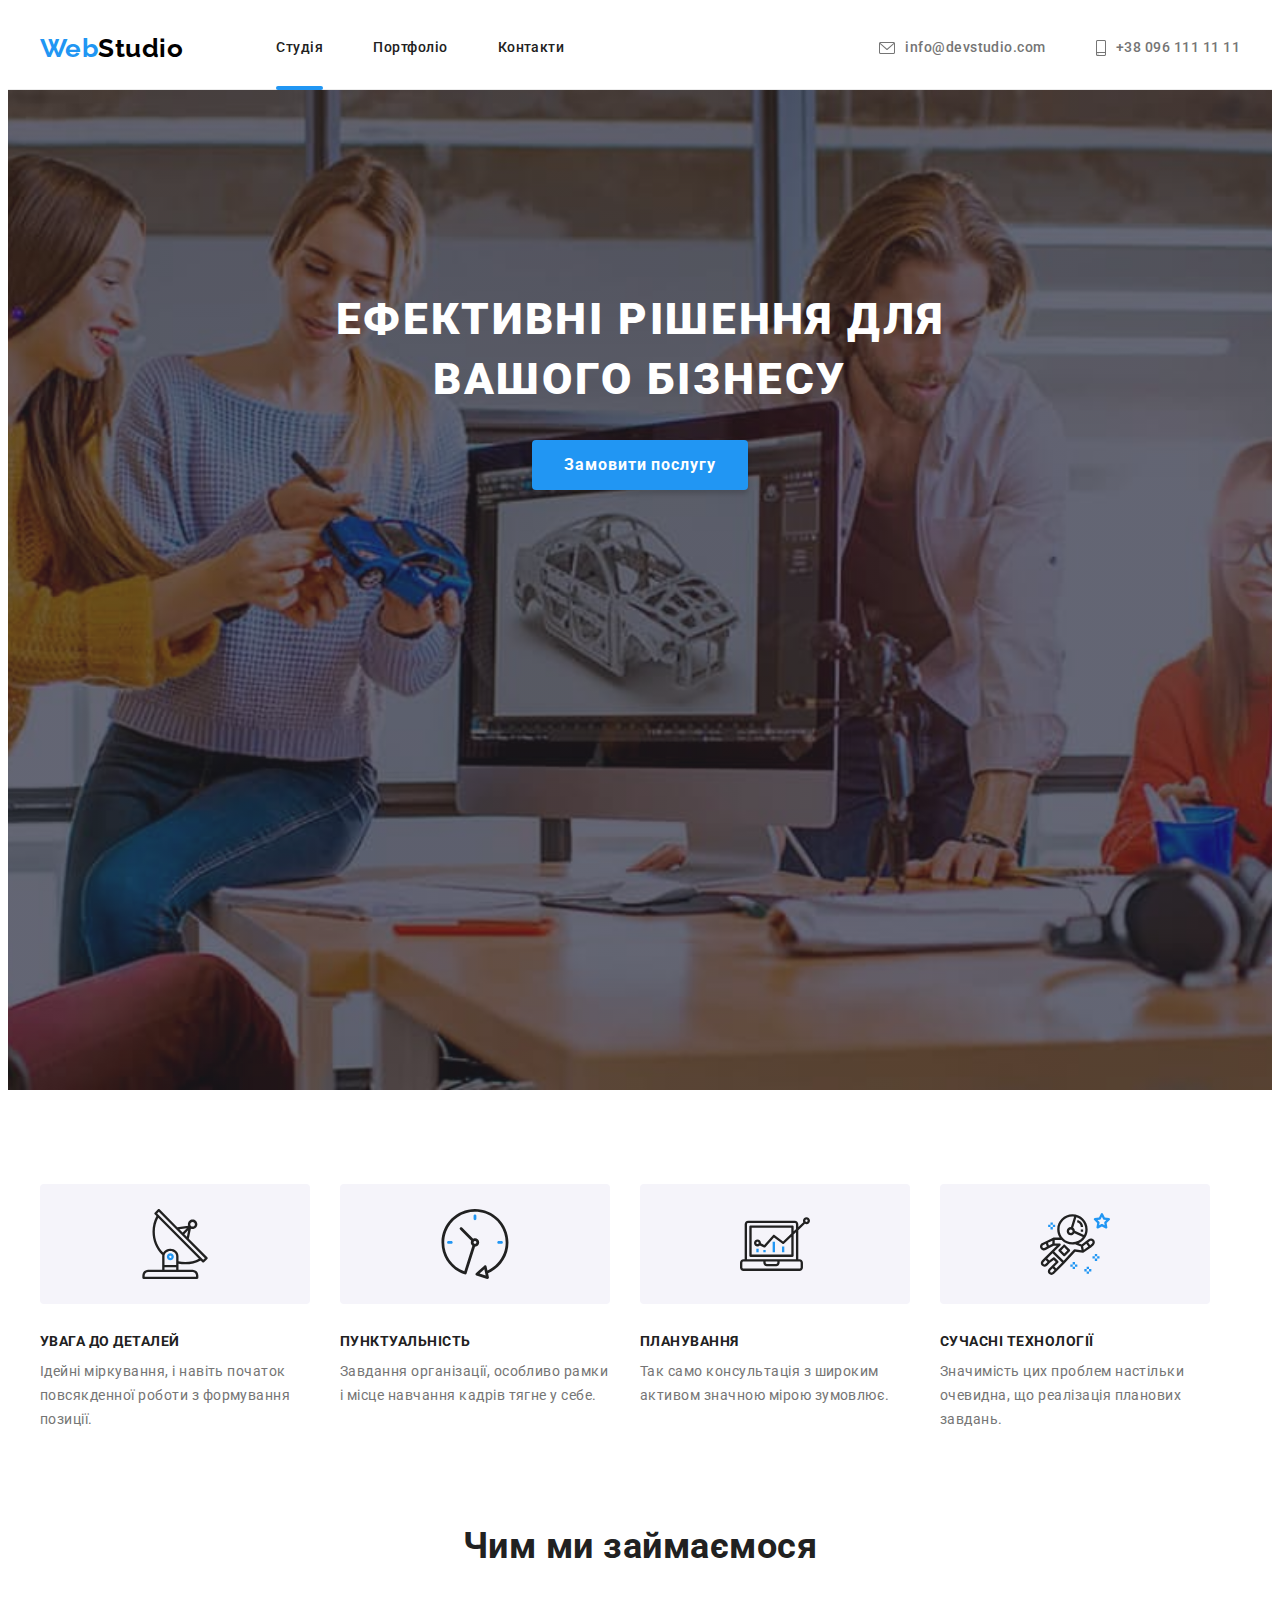
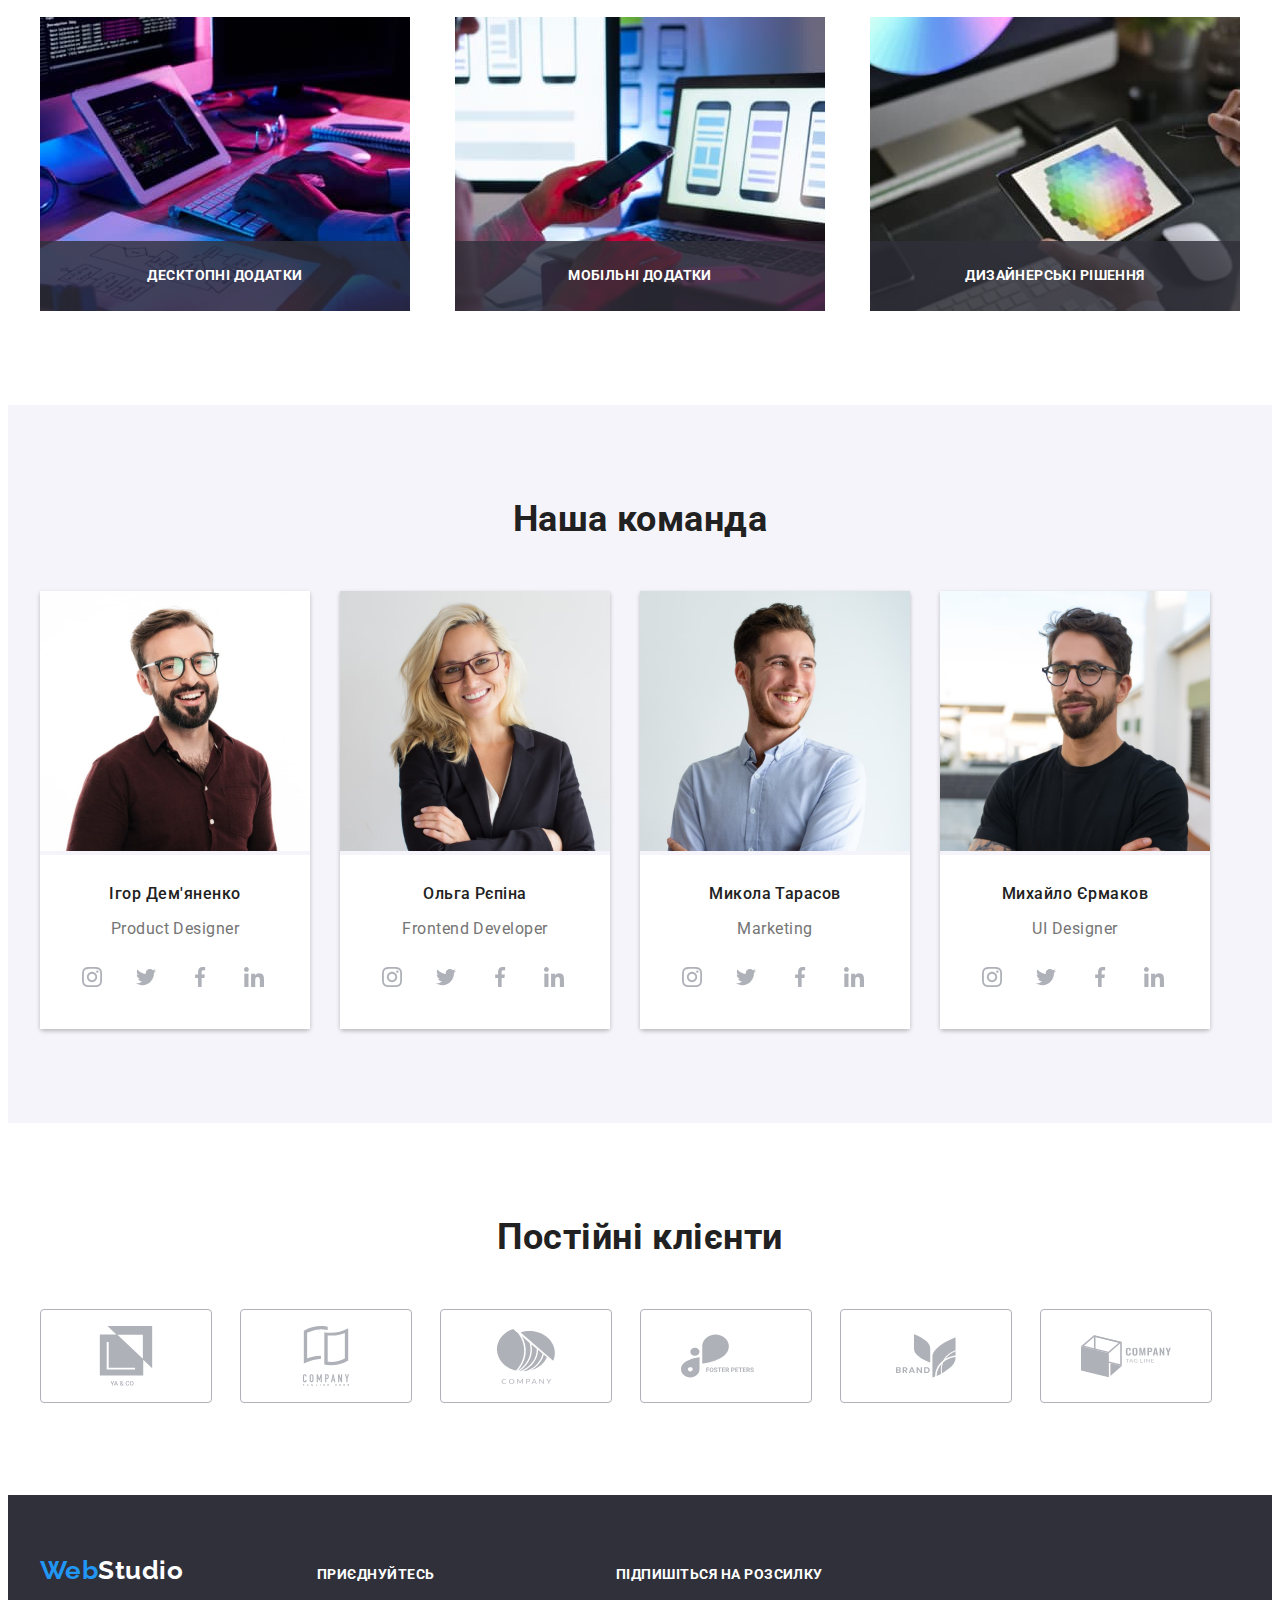
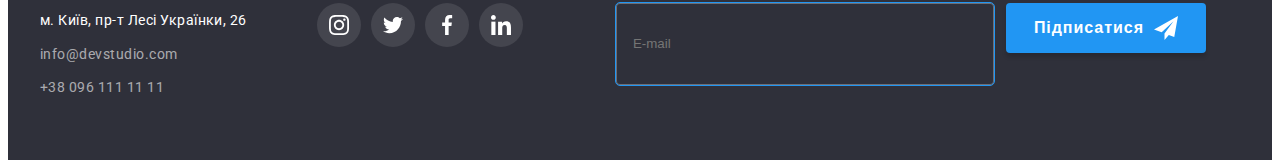
<file: index.html>
<!DOCTYPE html>
<html lang="uk">
  <head>
    <meta charset="UTF-8" />
    <meta http-equiv="X-UA-Compatible" content="IE=edge" />
    <meta name="viewport" content="width=device-width, initial-scale=1.0" />
    <title>Студія</title>
    <link
      rel="stylesheet"
      href="https://cdnjs.cloudflare.com/ajax/libs/modern-normalize/1.1.0/modern-normalize.min.css"
      integrity="sha512-wpPYUAdjBVSE4KJnH1VR1HeZfpl1ub8YT/NKx4PuQ5NmX2tKuGu6U/JRp5y+Y8XG2tV+wKQpNHVUX03MfMFn9Q=="
      crossorigin="anonymous"
      referrerpolicy="no-referrer"
    />
    <link rel="stylesheet" href="./css/main.min.css" />
    <link
      href="https://fonts.googleapis.com/css2?family=Raleway:wght@700&family=Roboto:wght@400;500;700;900&display=swap"
      rel="stylesheet"
    />
  </head>
  <body>
    <header class="page-header">
      <div class="container container--header--display">
        <nav class="navigation">
          <a href="./index.html" class="logo"
            ><span class="logo--blue">Web</span>Studio</a
          >
          <ul class="site-nav">
            <li class="site-nav__item">
              <a href="./index.html" class="site-nav__link site-nav__link--blue"
                >Студія</a
              >
            </li>
            <li class="site-nav__item">
              <a
                href="./portfolio.html"
                class="site-nav__link site-nav__link--hovered"
                >Портфоліо</a
              >
            </li>
            <li class="site-nav__item">
              <a href="#" class="site-nav__link site-nav__link--hovered"
                >Контакти</a
              >
            </li>
          </ul>
        </nav>
        <ul class="contacts">
          <li class="contacts__item">
            <a
              href="mailto:info@devstudio.com"
              class="contacts__link contacts__link--hovered"
            >
              <svg width="16" height="12">
                <use href="./images/icons.svg#email"></use>
              </svg>
              info@devstudio.com</a
            >
          </li>
          <li class="contacts__item">
            <a
              href="tel:+380961111111"
              class="contacts__link contacts__link--hovered"
            >
              <svg width="10" height="16">
                <use href="./images/icons.svg#phone"></use>
              </svg>
              +38 096 111 11 11</a
            >
          </li>
        </ul>
      </div>
    </header>

    <main>
      <section class="main-section">
        <div class="container">
          <h1 class="main-section__title">
            Ефективні рішення для вашого бізнесу
          </h1>
          <button class="main-section__button" data-modal-open>
            Замовити послугу
          </button>
        </div>
      </section>

      <section class="section">
        <div class="container">
          <h2 class="section-title visually-hidden">Наші Переваги</h2>
          <ul class="advantages-list">
            <li class="advantages-list__item">
              <div class="advantages-list__icon">
                <svg height="70">
                  <use href="./images/icons.svg#icon-antenna"></use>
                </svg>
              </div>
              <h3 class="advantages-list__title">Увага до деталей</h3>
              <p class="advantages-list__text">
                Ідейні міркування, і навіть початок повсякденної роботи з
                формування позиції.
              </p>
            </li>
            <li class="advantages-list__item">
              <div class="advantages-list__icon">
                <svg height="70">
                  <use href="./images/icons.svg#icon-clock"></use>
                </svg>
              </div>
              <h3 class="advantages-list__title">Пунктуальність</h3>
              <p class="advantages-list__text">
                Завдання організації, особливо рамки і місце навчання кадрів
                тягне у себе.
              </p>
            </li>
            <li class="advantages-list__item">
              <div class="advantages-list__icon">
                <svg height="70">
                  <use href="./images/icons.svg#icon-diagram"></use>
                </svg>
              </div>
              <h3 class="advantages-list__title">Планування</h3>
              <p class="advantages-list__text">
                Так само консультація з широким активом значною мірою зумовлює.
              </p>
            </li>
            <li class="advantages-list__item">
              <div class="advantages-list__icon">
                <svg height="70">
                  <use href="./images/icons.svg#icon-astronaut"></use>
                </svg>
              </div>
              <h3 class="advantages-list__title">Сучасні технології</h3>
              <p class="advantages-list__text">
                Значимість цих проблем настільки очевидна, що реалізація
                планових завдань.
              </p>
            </li>
          </ul>
        </div>
      </section>

      <section class="section section--padding">
        <div class="container">
          <h2 class="section-title">Чим ми займаємося</h2>
          <ul class="examples-list">
            <li class="examples-list__item">
              <a class="examples-list__link" href="#">
                <img
                  src="./images/box-1.jpg"
                  alt="написання коду на айпеді"
                  width="370"
                  height="294"
                />
                <div class="examples-list__description">
                  <h3 class="examples-list__title">Десктопні додатки</h3>
                </div>
              </a>
            </li>
            <li class="examples-list__item">
              <a class="examples-list__link" href="#">
                <img
                  src="./images/box-2.jpg"
                  alt="шаблони меню телефону на пк"
                  width="370"
                  height="294"
                />
                <div class="examples-list__description">
                  <h3 class="examples-list__title">Мобільні додатки</h3>
                </div>
              </a>
            </li>
            <li class="examples-list__item">
              <a class="examples-list__link" href="#">
                <img
                  src="./images/box-3.jpg"
                  alt="кольорова гамма на планшеті"
                  width="370"
                  height="294"
                />
                <div class="examples-list__description">
                  <h3 class="examples-list__title">Дизайнерські рішення</h3>
                </div>
              </a>
            </li>
          </ul>
        </div>
      </section>

      <section class="section section--bg">
        <div class="container">
          <h2 class="section-title">Наша команда</h2>
          <ul class="team-list">
            <li class="team-list__item">
              <img
                src="./images/teammember1.jpg"
                alt="Ігор Дем'яненко"
                width="270"
                height="260"
              />
              <div class="employee">
                <h3 class="employee__name">Ігор Дем'яненко</h3>
                <p class="employee__position">Product Designer</p>
                <ul class="employee-social-list">
                  <li class="employee-social-list__item">
                    <a
                      href="https://www.instagram.com/"
                      class="employee-social-list__link"
                    >
                      <svg width="20" height="20">
                        <use
                          href="./images/icons.svg#icon-team-instagram"
                        ></use>
                      </svg>
                    </a>
                  </li>
                  <li class="employee-social-list__item">
                    <a
                      href="https://www.twitter.com/"
                      class="employee-social-list__link"
                    >
                      <svg width="20" height="20">
                        <use href="./images/icons.svg#icon-team-twitter"></use>
                      </svg>
                    </a>
                  </li>
                  <li class="employee-social-list__item">
                    <a
                      href="https://www.facebook.com/"
                      class="employee-social-list__link"
                    >
                      <svg width="20" height="20">
                        <use href="./images/icons.svg#icon-team-facebook"></use>
                      </svg>
                    </a>
                  </li>
                  <li class="employee-social-list__item">
                    <a
                      href="https://www.linkedin.com/"
                      class="employee-social-list__link"
                    >
                      <svg width="20" height="20">
                        <use href="./images/icons.svg#icon-team-linkedin"></use>
                      </svg>
                    </a>
                  </li>
                </ul>
              </div>
            </li>
            <li class="team-list__item">
              <img
                src="./images/teammember2.jpg"
                alt="Ольга Рєпіна"
                width="270"
                height="260"
              />
              <div class="employee">
                <h3 class="employee__name">Ольга Рєпіна</h3>
                <p class="employee__position">Frontend Developer</p>
                <ul class="employee-social-list">
                  <li class="employee-social-list__item">
                    <a
                      href="https://www.instagram.com/"
                      class="employee-social-list__link"
                    >
                      <svg width="20" height="20">
                        <use
                          href="./images/icons.svg#icon-team-instagram"
                        ></use>
                      </svg>
                    </a>
                  </li>
                  <li class="employee-social-list__item">
                    <a
                      href="https://www.twitter.com/"
                      class="employee-social-list__link"
                    >
                      <svg width="20" height="20">
                        <use href="./images/icons.svg#icon-team-twitter"></use>
                      </svg>
                    </a>
                  </li>
                  <li class="employee-social-list__item">
                    <a
                      href="https://www.facebook.com/"
                      class="employee-social-list__link"
                    >
                      <svg width="20" height="20">
                        <use href="./images/icons.svg#icon-team-facebook"></use>
                      </svg>
                    </a>
                  </li>
                  <li class="employee-social-list__item">
                    <a
                      href="https://www.linkedin.com/"
                      class="employee-social-list__link"
                    >
                      <svg width="20" height="20">
                        <use href="./images/icons.svg#icon-team-linkedin"></use>
                      </svg>
                    </a>
                  </li>
                </ul>
              </div>
            </li>
            <li class="team-list__item">
              <img
                src="./images/teammember3.jpg"
                alt="Микола Тарасов"
                width="270"
                height="260"
              />
              <div class="employee">
                <h3 class="employee__name">Микола Тарасов</h3>
                <p class="employee__position">Marketing</p>
                <ul class="employee-social-list">
                  <li class="employee-social-list__item">
                    <a
                      href="https://www.instagram.com/"
                      class="employee-social-list__link"
                    >
                      <svg width="20" height="20">
                        <use
                          href="./images/icons.svg#icon-team-instagram"
                        ></use>
                      </svg>
                    </a>
                  </li>
                  <li class="employee-social-list__item">
                    <a
                      href="https://www.twitter.com/"
                      class="employee-social-list__link"
                    >
                      <svg width="20" height="20">
                        <use href="./images/icons.svg#icon-team-twitter"></use>
                      </svg>
                    </a>
                  </li>
                  <li class="employee-social-list__item">
                    <a
                      href="https://www.facebook.com/"
                      class="employee-social-list__link"
                    >
                      <svg width="20" height="20">
                        <use href="./images/icons.svg#icon-team-facebook"></use>
                      </svg>
                    </a>
                  </li>
                  <li class="employee-social-list__item">
                    <a
                      href="https://www.linkedin.com/"
                      class="employee-social-list__link"
                    >
                      <svg width="20" height="20">
                        <use href="./images/icons.svg#icon-team-linkedin"></use>
                      </svg>
                    </a>
                  </li>
                </ul>
              </div>
            </li>
            <li class="team-list__item">
              <img
                src="./images/teammember4.jpg"
                alt="Михайло Єрмаков"
                width="270"
                height="260"
              />
              <div class="employee">
                <h3 class="employee__name">Михайло Єрмаков</h3>
                <p class="employee__position">UI Designer</p>
                <ul class="employee-social-list">
                  <li class="employee-social-list__item">
                    <a
                      href="https://www.instagram.com/"
                      class="employee-social-list__link"
                    >
                      <svg width="20" height="20">
                        <use
                          href="./images/icons.svg#icon-team-instagram"
                        ></use>
                      </svg>
                    </a>
                  </li>
                  <li class="employee-social-list__item">
                    <a
                      href="https://www.twitter.com/"
                      class="employee-social-list__link"
                    >
                      <svg width="20" height="20">
                        <use href="./images/icons.svg#icon-team-twitter"></use>
                      </svg>
                    </a>
                  </li>
                  <li class="employee-social-list__item">
                    <a
                      href="https://www.facebook.com/"
                      class="employee-social-list__link"
                    >
                      <svg width="20" height="20">
                        <use href="./images/icons.svg#icon-team-facebook"></use>
                      </svg>
                    </a>
                  </li>
                  <li class="employee-social-list__item">
                    <a
                      href="https://www.linkedin.com/"
                      class="employee-social-list__link"
                    >
                      <svg width="20" height="20">
                        <use href="./images/icons.svg#icon-team-linkedin"></use>
                      </svg>
                    </a>
                  </li>
                </ul>
              </div>
            </li>
          </ul>
        </div>
      </section>
      <section class="section">
        <div class="container">
          <h2 class="section-title">Постійні клієнти</h2>
          <ul class="clients-list">
            <li class="clients-list__item">
              <a href="#" class="clients-list__link">
                <svg width="106" height="60">
                  <use
                    href="./images/icons.svg#icon-company-1"
                    class="company"
                  ></use>
                </svg>
              </a>
            </li>
            <li class="clients-list__item">
              <a href="#" class="clients-list__link">
                <svg class="" width="106" height="60">
                  <use href="./images/icons.svg#icon-company-2"></use>
                </svg>
              </a>
            </li>
            <li class="clients-list__item">
              <a href="#" class="clients-list__link">
                <svg class="" width="106" height="60">
                  <use href="./images/icons.svg#icon-company-3"></use>
                </svg>
              </a>
            </li>
            <li class="clients-list__item">
              <a href="#" class="clients-list__link">
                <svg class="" width="106" height="90">
                  <use href="./images/icons.svg#icon-company-4"></use>
                </svg>
              </a>
            </li>
            <li class="clients-list__item">
              <a href="#" class="clients-list__link">
                <svg class="" width="106" height="60">
                  <use href="./images/icons.svg#icon-company-5"></use>
                </svg>
              </a>
            </li>
            <li class="clients-list__item">
              <a href="#" class="clients-list__link">
                <svg class="" width="106" height="90">
                  <use href="./images/icons.svg#icon-company-6"></use>
                </svg>
              </a>
            </li>
          </ul>
        </div>
      </section>
    </main>

    <footer class="page-footer">
      <div class="container container--position">
        <address class="address">
          <a href="./index.html" class="footer-logo"
            ><span class="footer-logo--white">Web</span>Studio</a
          >
          <ul class="address-list">
            <li class="address-list__item">
              <a
                href="https://goo.gl/maps/CPtrU1FHBa2aNyZL9"
                target="_blank"
                rel="noopener noreferrer nofollow"
                class="location"
                >м. Київ, пр-т Лесі Українки, 26</a
              >
            </li>
            <li class="address-list__item">
              <a href="mailto:info@devstudio.com" class="address-list__link"
                >info@devstudio.com</a
              >
            </li>
            <li class="address-list__item">
              <a href="tel:+380961111111" class="address-list__link"
                >+38 096 111 11 11</a
              >
            </li>
          </ul>
        </address>
        <div>
          <h3 class="join-title">Приєднуйтесь</h3>
          <ul class="company-social-list">
            <li class="company-social-list__item">
              <a
                href="https://www.instagram.com/"
                class="company-social-list__link company-social-list__link--bg"
              >
                <svg class="" width="20" height="20">
                  <use href="./images/icons.svg#icon-instagram-footer"></use>
                </svg>
              </a>
            </li>
            <li class="company-social-list__item">
              <a
                href="https://www.twitter.com/"
                class="company-social-list__link company-social-list__link--bg"
                ><svg class="" width="20" height="20">
                  <use href="./images/icons.svg#icon-twitter-footer"></use>
                </svg>
              </a>
            </li>
            <li class="company-social-list__item">
              <a
                href="https://www.facebook.com/"
                class="company-social-list__link company-social-list__link--bg"
                ><svg class="" width="20" height="20">
                  <use href="./images/icons.svg#icon-facebook-footer"></use>
                </svg>
              </a>
            </li>
            <li class="company-social-list__item">
              <a
                href="https://www.linkedin.com/"
                class="company-social-list__link company-social-list__link--bg"
                ><svg class="" width="20" height="20">
                  <use href="./images/icons.svg#icon-linkedin-footer"></use>
                </svg>
              </a>
            </li>
          </ul>
        </div>
        <form class="subscribe-form">
          <h3 class="join-title">Підпишіться на розсилку</h3>
          <div class="flex-box">
            <label>
              <input
                class="subscribe-form__input"
                type="email"
                placeholder="E-mail" /></label
            ><button class="subscribe-form__button" type="submit">
              Підписатися
              <svg width="24" height="24">
                <use href="./images/icons.svg#icon-send"></use>
              </svg>
            </button>
          </div>
        </form>
      </div>
    </footer>
    <div class="backdrop is-hidden" data-modal>
      <div class="modal-window">
        <button class="modal-window__button" data-modal-close>
          <svg
            width="14"
            height="14"
            viewBox="0 0 11 11"
            xmlns="http://www.w3.org/2000/svg"
          >
            <path
              d="M11 1.10786L9.89214 0L5.5 4.39214L1.10786 0L0 1.10786L4.39214 5.5L0 9.89214L1.10786 11L5.5 6.60786L9.89214 11L11 9.89214L6.60786 5.5L11 1.10786Z"
            />
          </svg>
        </button>
        <form class="feedback">
          <h2 class="feedback__title">
            Залиште свої дані, ми вам передзвонимо
          </h2>
          <label class="feedback__label">
            Ім'я
            <span class="feedback__field">
              <svg class="feedback__icon" width="18" height="18">
                <use href="./images/icons.svg#icon-person"></use>
              </svg>
              <input class="feedback__input" type="text" name="user-name"
            /></span>
          </label>
          <label class="feedback__label">
            Телефон
            <span class="feedback__field">
              <svg class="feedback__icon" width="18" height="18">
                <use href="./images/icons.svg#icon-phone-feedback"></use>
              </svg>
              <input class="feedback__input" type="tel" name="tel-number"
            /></span>
          </label>
          <label class="feedback__label"
            >Почта
            <span class="feedback__field">
              <svg class="feedback__icon" width="18" height="18">
                <use href="./images/icons.svg#icon-email-feedback"></use>
              </svg>
              <input class="feedback__input" type="email" name="user-email"
            /></span>
          </label>
          <label class="feedback__comment feedback__label">
            Коментар
            <textarea
              name="comment"
              rows="10"
              placeholder="Введіть текст"
            ></textarea>
          </label>
          <label class="feedback__agreement feedback__label">
            <input
              class="feedback__checkbox visually-hidden"
              type="checkbox"
              name="agreement"
            />
            <svg class="checkbox__icon" width="16" height="15">
              <use href="./images/icons.svg#checkbox"></use>
            </svg>
            <svg class="icon-checked" width="16" height="15">
              <use href="./images/icons.svg#checked"></use>
            </svg>
            Погоджуюся з розсилкою та приймаю
            <a class="feedback__agreement--link" href="#">Умови договору</a>
          </label>
          <button class="feedback__button" type="submit">Відправити</button>
        </form>
      </div>
    </div>
    <script src="./modal.js"></script>
  </body>
</html>
</file>
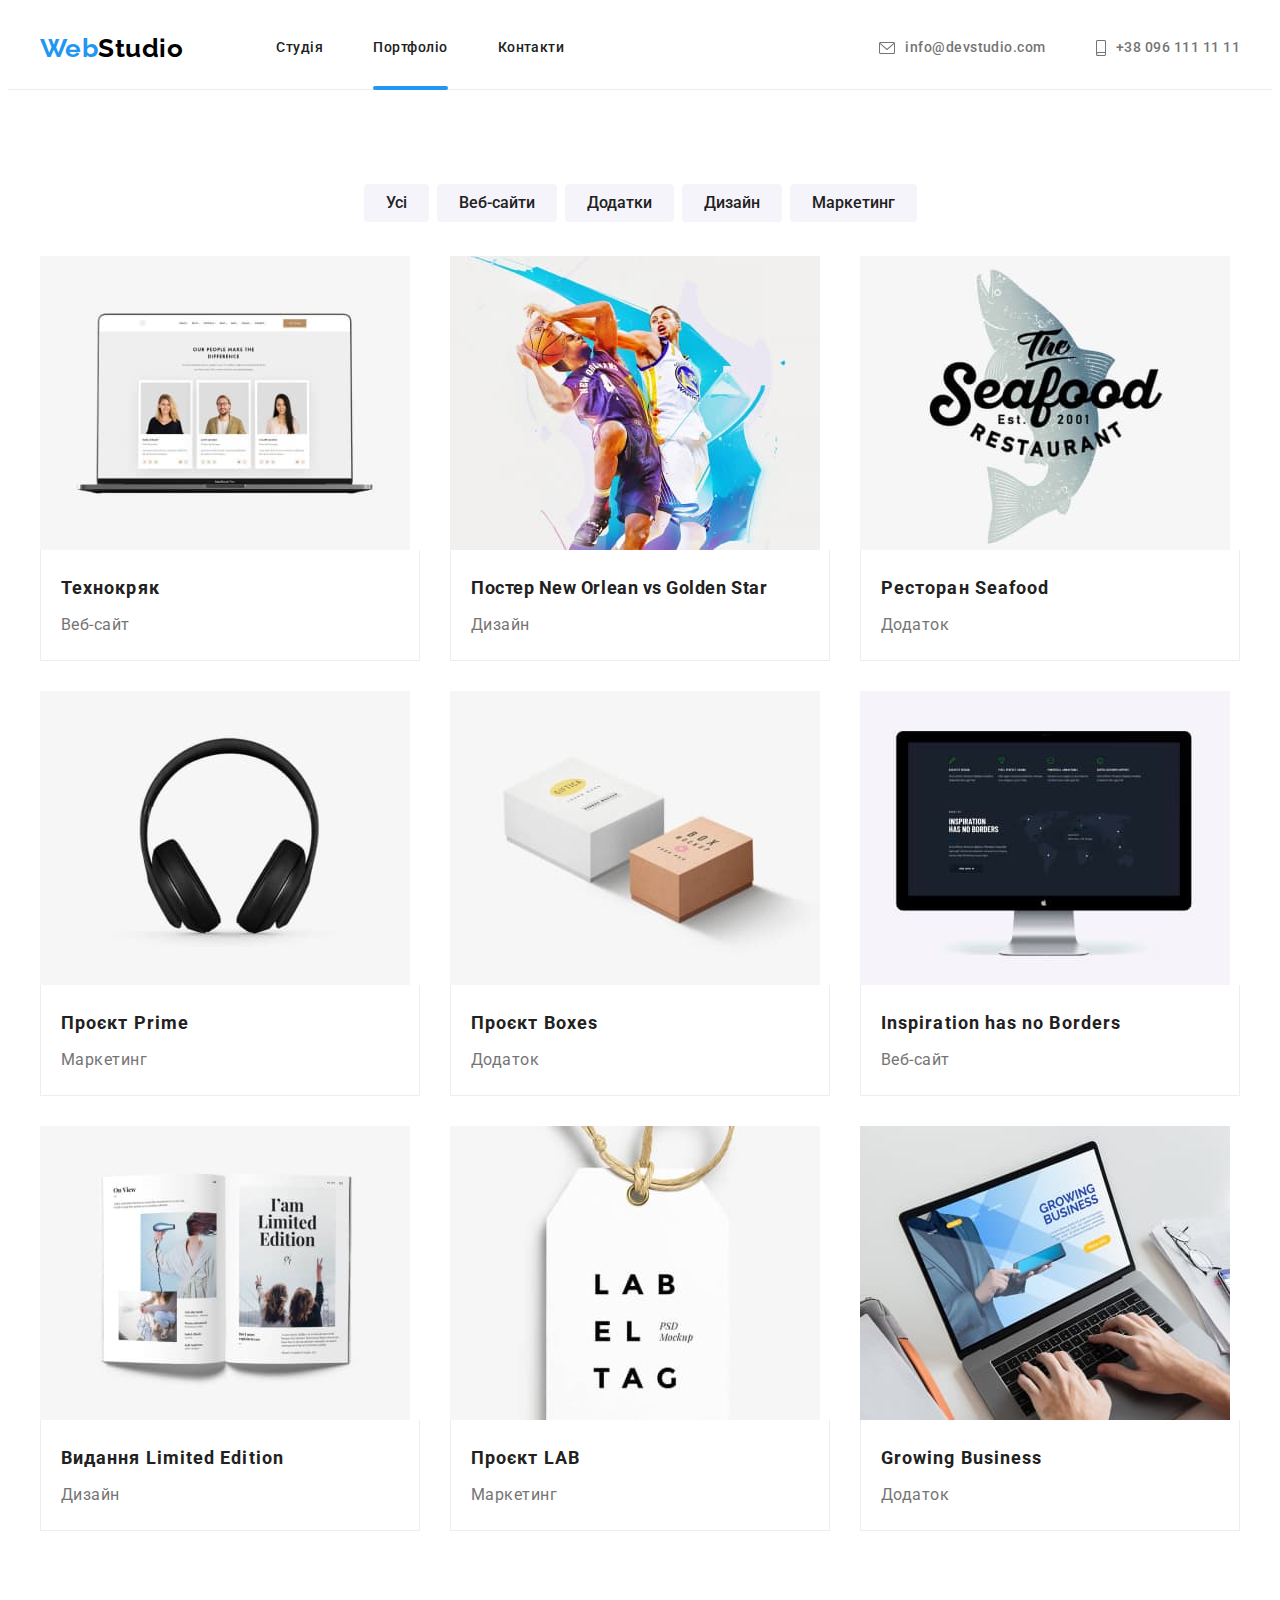
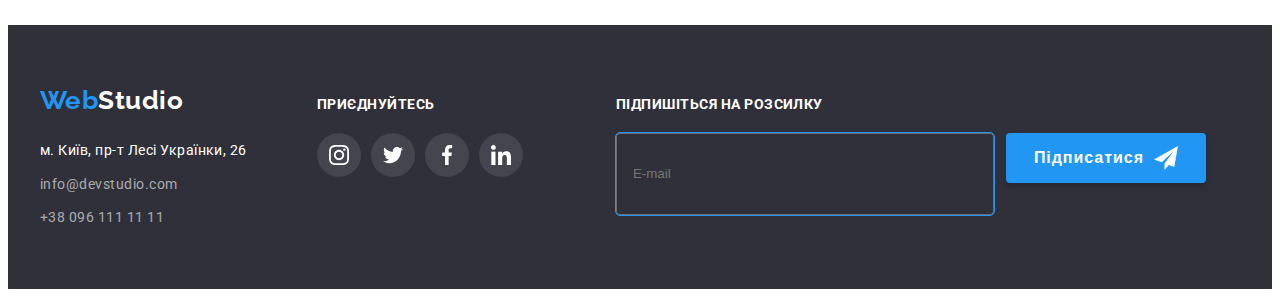
<file: portfolio.html>
<!DOCTYPE html>
<html lang="en">
  <head>
    <meta charset="UTF-8" />
    <meta http-equiv="X-UA-Compatible" content="IE=edge" />
    <meta name="viewport" content="width=device-width, initial-scale=1.0" />
    <title>Портфоліо</title>
    <link
      rel="stylesheet"
      href="https://cdnjs.cloudflare.com/ajax/libs/modern-normalize/1.1.0/modern-normalize.min.css"
      integrity="sha512-wpPYUAdjBVSE4KJnH1VR1HeZfpl1ub8YT/NKx4PuQ5NmX2tKuGu6U/JRp5y+Y8XG2tV+wKQpNHVUX03MfMFn9Q=="
      crossorigin="anonymous"
      referrerpolicy="no-referrer"
    />
    <link rel="stylesheet" href="./css/main.min.css" />
    <link
      href="https://fonts.googleapis.com/css2?family=Raleway:wght@700&family=Roboto:wght@400;500;700;900&display=swap"
      rel="stylesheet"
    />
  </head>
  <body>
    <header class="page-header">
      <div class="container container--header--display">
        <nav class="navigation">
          <a href="./index.html" class="logo"
            ><span class="logo--blue">Web</span>Studio</a
          >
          <ul class="site-nav">
            <li class="site-nav__item">
              <a
                href="./index.html"
                class="site-nav__link site-nav__link--hovered"
                >Студія</a
              >
            </li>
            <li class="site-nav__item">
              <a
                href="./portfolio.html"
                class="site-nav__link site-nav__link--blue"
                >Портфоліо</a
              >
            </li>
            <li class="site-nav__item">
              <a href="#" class="site-nav__link site-nav__link--hovered"
                >Контакти</a
              >
            </li>
          </ul>
        </nav>
        <ul class="contacts">
          <li class="contacts__item">
            <a
              href="mailto:info@devstudio.com"
              class="contacts__link contacts__link--hovered"
            >
              <svg width="16" height="12">
                <use href="./images/icons.svg#email"></use>
              </svg>
              info@devstudio.com</a
            >
          </li>
          <li class="contacts__item">
            <a
              href="tel:+380961111111"
              class="contacts__link contacts__link--hovered"
            >
              <svg width="10" height="16">
                <use href="./images/icons.svg#phone"></use>
              </svg>
              +38 096 111 11 11</a
            >
          </li>
        </ul>
      </div>
    </header>

    <main>
      <section class="section">
        <div class="container">
          <h1 class="section-title visually-hidden">Фільтри</h1>
          <ul class="filter-list">
            <li class="filter-list__item">
              <button type="button" class="filter-list__button all-btn">
                Усі
              </button>
            </li>
            <li class="filter-list__item">
              <button
                type="button"
                class="filter-list__button filter-list__button--padding"
              >
                Веб-сайти
              </button>
            </li>
            <li class="filter-list__item">
              <button type="button" class="filter-list__button">Додатки</button>
            </li>
            <li class="filter-list__item">
              <button type="button" class="filter-list__button">Дизайн</button>
            </li>
            <li class="filter-list__item">
              <button type="button" class="filter-list__button">
                Маркетинг
              </button>
            </li>
          </ul>
          <h2 class="section-title visually-hidden">Роботи</h2>
          <ul class="work-list">
            <li class="work-list__item">
              <a href="#" class="work-list__link">
                <div class="overlay">
                  <img
                    class="block"
                    src="./images/img.jpg"
                    alt="Екран ноутбука с веб-сайтом Технокряк"
                    width="370"
                    height="294"
                  />
                  <p class="work-list__text">
                    Ресурс пропонує комплексні пропозиції з різним рівнем
                    функціоналу та сервісів. Все це дозволить відвідувачу
                    отримати вичерпні відомості про компанію чи приватну особу.
                  </p>
                </div>
                <div class="work-type">
                  <h3 class="work-type__name">Технокряк</h3>
                  <p class="work-type__type">Веб-сайт</p>
                </div></a
              >
            </li>
            <li class="work-list__item">
              <a href="#" class="work-list__link">
                <div class="overlay">
                  <img
                    class="block"
                    src="./images/img2.jpg"
                    alt="Два баскетболіста"
                    width="370"
                    height="294"
                  />
                  <p class="work-list__text">
                    Lorem ipsum dolor sit amet consectetur adipisicing elit.
                    Molestiae consectetur laboriosam deleniti iusto eos adipisci
                    doloribus ab quidem facilis similique beatae, iure, sed
                    fugiat molestias.
                  </p>
                </div>
                <div class="work-type">
                  <h3 class="work-type__name work-type__name--spacing">
                    Постер New Orlean vs Golden Star
                  </h3>
                  <p class="work-type__type">Дизайн</p>
                </div></a
              >
            </li>
            <li class="work-list__item">
              <a href="#" class="work-list__link">
                <div class="overlay">
                  <img
                    class="block"
                    src="./images/img3.jpg"
                    alt="Logo ресторану Seafood"
                    width="370"
                    height="294"
                  />
                  <p class="work-list__text">
                    Lorem ipsum dolor sit amet consectetur adipisicing elit. Rem
                    dolores tempora, iste quasi molestiae, cum voluptatum
                    consectetur esse ratione vero neque aut labore nisi
                    corporis.
                  </p>
                </div>
                <div class="work-type">
                  <h3 class="work-type__name">Ресторан Seafood</h3>
                  <p class="work-type__type">Додаток</p>
                </div></a
              >
            </li>
            <li class="work-list__item">
              <a href="#" class="work-list__link">
                <div class="overlay">
                  <img
                    class="block"
                    src="./images/img9.jpg"
                    alt="Навушники"
                    width="370"
                    height="294"
                  />
                  <p class="work-list__text">
                    Lorem ipsum dolor sit amet consectetur adipisicing elit.
                    Dicta voluptate a repudiandae doloribus ex est deserunt nemo
                    harum recusandae id, consequuntur culpa, repellendus quod
                    veniam.
                  </p>
                </div>
                <div class="work-type">
                  <h3 class="work-type__name">Проєкт Prime</h3>
                  <p class="work-type__type">Маркетинг</p>
                </div></a
              >
            </li>
            <li class="work-list__item">
              <a href="#" class="work-list__link">
                <div class="overlay">
                  <img
                    class="block"
                    src="./images/img4.jpg"
                    alt="Дві коробки"
                    width="370"
                    height="294"
                  />
                  <p class="work-list__text">
                    Lorem ipsum, dolor sit amet consectetur adipisicing elit.
                    Quibusdam ullam, excepturi dicta, exercitationem
                    voluptatibus repellendus obcaecati architecto perferendis
                    odit laboriosam quas quo atque voluptates. Unde!
                  </p>
                </div>
                <div class="work-type">
                  <h3 class="work-type__name">Проєкт Boxes</h3>
                  <p class="work-type__type">Додаток</p>
                </div></a
              >
            </li>
            <li class="work-list__item">
              <a href="#" class="work-list__link">
                <div class="overlay">
                  <img
                    class="block"
                    src="./images/img5.jpg"
                    alt="Екран ноутбука з веб-сайтом Inspiration has no Borders "
                    width="370"
                    height="294"
                  />
                  <p class="work-list__text">
                    Lorem ipsum dolor sit amet consectetur adipisicing elit.
                    Quod sequi quam doloremque amet rerum non consequuntur porro
                    possimus eos pariatur. Fuga atque ducimus dolore ipsam.
                  </p>
                </div>
                <div class="work-type">
                  <h3 class="work-type__name">Inspiration has no Borders</h3>
                  <p class="work-type__type">Веб-сайт</p>
                </div></a
              >
            </li>
            <li class="work-list__item">
              <a href="#" class="work-list__link">
                <div class="overlay">
                  <img
                    class="block"
                    src="./images/img6.jpg"
                    alt="Розгорнута книга"
                    width="370"
                    height="294"
                  />
                  <p class="work-list__text">
                    Lorem ipsum, dolor sit amet consectetur adipisicing elit.
                    Aliquam facilis ab debitis eum alias laborum? Quae itaque
                    eius, veritatis officiis totam rem cumque vel sequi.
                  </p>
                </div>
                <div class="work-type">
                  <h3 class="work-type__name">Видання Limited Edition</h3>
                  <p class="work-type__type">Дизайн</p>
                </div></a
              >
            </li>
            <li class="work-list__item">
              <a href="#" class="work-list__link">
                <div class="overlay">
                  <img
                    class="block"
                    src="./images/img7.jpg"
                    alt="Logo проєкту LAB"
                    width="370"
                    height="294"
                  />
                  <p class="work-list__text">
                    Lorem ipsum, dolor sit amet consectetur adipisicing elit.
                    Est, debitis. Omnis a aperiam nesciunt in! Maiores adipisci
                    aspernatur officia eligendi architecto dolore facilis
                    voluptatibus officiis.
                  </p>
                </div>
                <div class="work-type">
                  <h3 class="work-type__name">Проєкт LAB</h3>
                  <p class="work-type__type">Маркетинг</p>
                </div></a
              >
            </li>
            <li class="work-list__item">
              <a href="#" class="work-list__link">
                <div class="overlay">
                  <img
                    class="block"
                    src="./images/img8.jpg"
                    alt="Зображення додатку Growing Business в ноутбукі"
                    width="370"
                    height="294"
                  />
                  <p class="work-list__text">
                    Lorem ipsum dolor sit amet consectetur adipisicing elit. Eum
                    aut temporibus dicta quaerat perferendis delectus accusamus
                    non odio necessitatibus. Voluptatem laborum dolor veritatis
                    repellendus saepe.
                  </p>
                </div>
                <div class="work-type">
                  <h3 class="work-type__name">Growing Business</h3>
                  <p class="work-type__type">Додаток</p>
                </div></a
              >
            </li>
          </ul>
        </div>
      </section>
    </main>
    <footer class="page-footer">
      <div class="container container--position">
        <address class="address">
          <a href="./index.html" class="footer-logo"
            ><span class="footer-logo--white">Web</span>Studio</a
          >
          <ul class="address-list">
            <li class="address-list__item">
              <a
                href="https://goo.gl/maps/CPtrU1FHBa2aNyZL9"
                target="_blank"
                rel="noopener noreferrer nofollow"
                class="location"
                >м. Київ, пр-т Лесі Українки, 26</a
              >
            </li>
            <li class="address-list__item">
              <a href="mailto:info@devstudio.com" class="address-list__link"
                >info@devstudio.com</a
              >
            </li>
            <li class="address-list__item">
              <a href="tel:+380961111111" class="address-list__link"
                >+38 096 111 11 11</a
              >
            </li>
          </ul>
        </address>
        <div>
          <h3 class="join-title">Приєднуйтесь</h3>
          <ul class="company-social-list">
            <li class="company-social-list__item">
              <a
                href="https://www.instagram.com/"
                class="company-social-list__link company-social-list__link--bg"
              >
                <svg class="" width="20" height="20">
                  <use href="./images/icons.svg#icon-instagram-footer"></use>
                </svg>
              </a>
            </li>
            <li class="company-social-list__item">
              <a
                href="https://www.twitter.com/"
                class="company-social-list__link company-social-list__link--bg"
                ><svg class="" width="20" height="20">
                  <use href="./images/icons.svg#icon-twitter-footer"></use>
                </svg>
              </a>
            </li>
            <li class="company-social-list__item">
              <a
                href="https://www.facebook.com/"
                class="company-social-list__link company-social-list__link--bg"
                ><svg class="" width="20" height="20">
                  <use href="./images/icons.svg#icon-facebook-footer"></use>
                </svg>
              </a>
            </li>
            <li class="company-social-list__item">
              <a
                href="https://www.linkedin.com/"
                class="company-social-list__link company-social-list__link--bg"
                ><svg class="" width="20" height="20">
                  <use href="./images/icons.svg#icon-linkedin-footer"></use>
                </svg>
              </a>
            </li>
          </ul>
        </div>
        <form class="subscribe-form">
          <h3 class="join-title">Підпишіться на розсилку</h3>
          <div class="flex-box">
            <label>
              <input
                class="subscribe-form__input"
                type="email"
                placeholder="E-mail" /></label
            ><button class="subscribe-form__button" type="submit">
              Підписатися
              <svg width="24" height="24">
                <use href="./images/icons.svg#icon-send"></use>
              </svg>
            </button>
          </div>
        </form>
      </div>
    </footer>
  </body>
</html>
</file>
<file: css/main.min.css>
:root{--primary-text-color: #757575;--secondary-text-color: #212121;--accent-text-color: #2196F3;--btn-text-color: #FFFFFF;--order-btn-active: #188CE8;--background-color-secondary: #F5F4FA;--card-set-gap: 30px;--social-links-fill: #afb1b8}.visually-hidden{position:absolute;white-space:nowrap;width:1px;height:1px;overflow:hidden;border:0;padding:0;clip:rect(0 0 0 0);-webkit-clip-path:inset(50%);clip-path:inset(50%);margin:-1px}.address-list,.employee-social-list,.company-social-list,.team-list,.examples-list,.advantages-list,.work-list,.filter-list,.site-nav,.contacts{list-style:none;margin:0;padding:0}.subscribe-form__button,.clients-list__link,.employee-social-list__link,.company-social-list__link,.examples-list__description,.advantages-list__icon,.main-section__button,.modal-window__button{display:flex;justify-content:center;align-items:center}body{color:var(--primary-text-color);background-color:var(--btn-text-color);font-family:Roboto,"Segoe UI",Tahoma,Geneva,Verdana,sans-serif;letter-spacing:.03em}.flex-box{display:flex}.container{width:1200px;padding-left:15px;padding-right:15px;margin:0 auto}.section{padding-top:94px;padding-bottom:94px;margin:0 auto}.section-title{font-weight:700;font-size:36px;line-height:1.16;text-align:center;margin:0;margin-bottom:50px}.backdrop{position:fixed;left:0;top:0;width:100%;height:100%;background-color:rgba(0,0,0,.25);transition:opacity 250ms cubic-bezier(0.4, 0, 0.2, 1)}.modal-window{position:absolute;top:50%;left:50%;transform:translate(-50%, -50%);background-color:var(--btn-text-color);border-radius:4px}.is-hidden{opacity:0;pointer-events:none}.modal-window__button{position:absolute;top:8px;right:8px;width:30px;height:30px;border:1px solid rgba(0,0,0,.1);background-color:var(--btn-text-color);border-radius:50%;cursor:pointer;fill:#000;transition:fill 250ms cubic-bezier(0.4, 0, 0.2, 1)}.modal-window__button:hover,.modal-window__button:focus{fill:var(--accent-text-color)}.feedback{width:528px;padding:40px;display:flex;flex-direction:column;align-items:center}.feedback__title{font-weight:700;font-size:20px;line-height:1.15;text-align:center;color:var(--secondary-text-color);margin:0;margin-bottom:12px}.feedback__field{position:relative}.feedback__label{width:100%;display:flex;flex-direction:column;gap:4px;font-weight:400;font-size:12px;line-height:14px;letter-spacing:.01em;color:var(--primary-text-color);transition:fill 250ms cubic-bezier(0.4, 0, 0.2, 1);margin-bottom:10px}.feedback__label:hover,.feedback__label:focus-within{fill:var(--order-btn-active);cursor:pointer}textarea{resize:none;border-radius:4px;border:1px solid rgba(33,33,33,.2);outline:none;padding:12px 16px;transition:border 250ms cubic-bezier(0.4, 0, 0.2, 1)}textarea:hover,textarea:focus{border:1px solid var(--order-btn-active);cursor:pointer}.feedback__comment{margin-bottom:20px}.feedback__input{width:448px;height:40px;border:1px solid rgba(33,33,33,.2);padding:0;padding-left:42px;padding-right:12px;outline:none;border-radius:4px;transition:border 250ms cubic-bezier(0.4, 0, 0.2, 1)}.feedback input:hover,.feedback input:focus{border:1px solid #188ce8;cursor:pointer}.feedback__icon{position:absolute;top:50%;left:12px;transform:translateY(-50%)}.feedback__agreement{position:relative;display:flex;flex-direction:row;justify-content:center;font-weight:400;font-size:14px;line-height:1.71;color:var(--primary-text-color);margin-bottom:30px}.feedback__agreement--link{color:var(--accent-text-color);cursor:pointer}.feedback__button{min-width:200px;height:50px;font-weight:700;font-size:16px;line-height:1.88;letter-spacing:.06em;color:var(--btn-text-color);background-color:var(--accent-text-color);border-radius:4px;border:none;cursor:pointer;box-shadow:0px 4px 4px rgba(0,0,0,.15);padding:10px 52px;transition:background-color 250ms cubic-bezier(0.4, 0, 0.2, 1)}.feedback__button:hover,.feedback__button:focus{background-color:var(--order-btn-active)}.checkbox__icon{position:absolute;top:4px;left:17px;cursor:pointer}.feedback__checkbox:checked~.icon-checked{opacity:1}.icon-checked{position:absolute;top:4px;left:17px;cursor:pointer;opacity:0;transition:opacity 250ms cubic-bezier(0.4, 0, 0.2, 1)}.page-header{margin:0 auto;border-bottom:1px solid #ececec}.container--header--display{display:flex;justify-content:space-between}.navigation{display:flex}.logo{padding:25px 0;color:#000;font-family:Raleway,"Segoe UI",Tahoma,Geneva,Verdana,sans-serif;font-weight:700;font-size:26px;line-height:1.19;text-decoration:none;transition:color 250ms cubic-bezier(0.4, 0, 0.2, 1)}.logo:hover,.logo:focus{color:var(--accent-text-color);fill:var(--accent-text-color)}.logo--blue,.site-nav__link--hovered:hover,.site-nav__link--hovered:focus,.contacts__link--hovered:hover,.contacts__link--hovered:focus,.address-list__link:hover,.address-list__link:focus{color:var(--accent-text-color);fill:var(--accent-text-color)}.site-nav,.contacts{display:flex}.site-nav__item{position:relative}.site-nav__item:not(:first-child){margin-left:50px}.site-nav__item:first-child{margin-left:93px}.site-nav__link--blue{color:var(--accent-text-color)}.site-nav__link--blue::after{content:"";position:absolute;width:100%;height:4px;bottom:-1px;background:#2196f3;border-radius:2px}.site-nav .site-nav__link,.contacts .contacts__link{text-decoration:none;display:flex;align-items:center;fill:currentColor;transition:color 250ms cubic-bezier(0.4, 0, 0.2, 1),fill 250ms cubic-bezier(0.4, 0, 0.2, 1)}.contacts__link{gap:10px}.site-nav,.contacts{font-weight:500;font-size:14px;line-height:1.14}.site-nav__link{color:var(--secondary-text-color)}.contacts__link,.site-nav__link{padding:32px 0}.contacts__item:not(:first-child){margin-left:50px}.contacts__link{color:var(--primary-text-color)}.main-section__title{color:var(--btn-text-color);font-weight:900;font-size:44px;line-height:1.36;letter-spacing:.06em;text-transform:uppercase;width:696px;margin:0 auto}.main-section{background-color:2F303A;text-align:center;padding-top:200px;padding-bottom:200px;margin:0 auto}.main-section{max-width:1600px;height:600px;background-image:linear-gradient(to right, rgba(47, 48, 58, 0.4), rgba(47, 48, 58, 0.4)),url(../images/main-bg.jpg);background-repeat:no-repeat;background-position:center;background-size:cover}.main-section__button{color:var(--btn-text-color);background-color:var(--accent-text-color);cursor:pointer;font-family:inherit;font-weight:700;font-size:16px;line-height:1.87;letter-spacing:.06em;min-width:216px;height:50px;border:none;outline:none;box-shadow:0px 4px 4px rgba(0,0,0,.15);padding:10px;border-radius:4px;margin-top:30px;margin-left:auto;margin-right:auto;transition:background-color 250ms cubic-bezier(0.4, 0, 0.2, 1)}.main-section__button:hover,.main-section__button:focus{background-color:var(--order-btn-active)}.filter-list__button--padding{padding:6px 25px 6px 25px}.filter-list__button{padding:6px 22px 6px 22px;color:#212121;background-color:var(--background-color-secondary);cursor:pointer;font-family:inherit;font-weight:500;font-size:16px;line-height:26px;border:none;border-radius:4px;transition:background-color 250ms cubic-bezier(0.4, 0, 0.2, 1),color 250ms cubic-bezier(0.4, 0, 0.2, 1),filter 250ms cubic-bezier(0.4, 0, 0.2, 1)}.filter-list__button:hover,.filter-list__button:focus{color:var(--btn-text-color);background-color:var(--accent-text-color);filter:drop-shadow(0px 4px 4px rgba(0, 0, 0, 0.25))}.filter-list{display:flex;justify-content:center;margin-bottom:34px}.filter-list__item:not(:first-child){margin-left:8px}.work-list{display:flex;flex-wrap:wrap;margin-top:calc(-1*var(--card-set-gap));margin-left:calc(-1*var(--card-set-gap))}.overlay{position:relative;overflow:hidden}.work-list__text{position:absolute;bottom:0;font-weight:400;font-size:18px;line-height:1.56;color:var(--btn-text-color);background-color:rgba(33,150,243,.9);margin:0;padding:63px 24px;transform:translateY(101%);transition:transform 250ms cubic-bezier(0.4, 0, 0.2, 1)}.work-list__link:hover .work-list__text,.work-list__link:focus .work-list__text{transform:translateY(0)}.work-list__item{width:calc((100% - 90px)/3);margin-top:var(--card-set-gap);margin-left:var(--card-set-gap)}.work-list__link{font-family:inherit;color:inherit;text-decoration:none;display:block}.work-list__link:hover{box-shadow:0px 1px 1px rgba(0,0,0,.12),0px 4px 4px rgba(0,0,0,.06),1px 4px 6px rgba(0,0,0,.16);cursor:pointer;transition:box-shadow 250ms cubic-bezier(0.4, 0, 0.2, 1)}.work-type__name{font-weight:700;font-size:18px;line-height:2;letter-spacing:.06em;margin-bottom:4px;margin-top:0}.work-type__name--spacing{letter-spacing:.03em}.block{display:block}.work-type{padding:20px 20px;border-right-color:#eee;border-right-style:solid;border-right-width:1px;border-bottom-color:#eee;border-bottom-style:solid;border-bottom-width:1px;border-left-color:#eee;border-left-style:solid;border-left-width:1px}.work-type__type{font-size:16px;line-height:1.87;margin:0}.section-title,.employee__name,.advantages-list__title,.work-type__name{color:#212121}.advantages-list__icon{width:100%;height:120px;margin-bottom:30px;background-color:var(--background-color-secondary);border-radius:4px}.advantages-list{display:flex}.advantages-list__title{margin-top:0;margin-bottom:10px;font-weight:700;font-size:14px;line-height:1.14;text-transform:uppercase}.advantages-list__text{margin-top:10px;margin-bottom:0;margin-right:0;font-size:14px;line-height:1.71}.advantages-list__item{width:270px}.advantages-list__item:not(:first-child){margin-left:30px}.examples-list{display:flex;justify-content:space-between}.examples-list__item{position:relative;display:block;height:294px}.examples-list__link{display:block;height:294px}.examples-list__description{position:absolute;width:100%;height:70px;background-color:rgba(47,48,58,.8);bottom:0}.examples-list__title{font-weight:700;font-size:14px;line-height:1.14;text-align:center;letter-spacing:.03em;text-transform:uppercase;color:#fff;margin:0}.section--padding{padding-top:0}.employee__name{font-weight:500;font-size:16px;line-height:1.18;text-transform:none;margin-top:0}.employee__position{font-size:16px;line-height:1.18;margin:0;margin-bottom:16px}.employee{text-align:center;background-color:var(--btn-text-color);padding:30px}.section--bg{background-color:var(--background-color-secondary);padding-top:94px}.team-list__item{box-shadow:0px 2px 4px rgba(0,0,0,.25);border-radius:0px 0px 4px 4px}.team-list__item:not(:first-child){margin-left:30px}.team-list__item{width:270px}.team-list{display:flex;background-color:var(--background-color-secondary)}.employee-social-list,.company-social-list{display:flex;gap:10px}.employee-social-list__item,.company-social-list__item{width:44px;height:44px}.employee-social-list__link,.company-social-list__link{width:100%;height:100%;border-radius:50%;fill:var(--social-links-fill);transition:background-color 250ms cubic-bezier(0.4, 0, 0.2, 1),fill 250ms cubic-bezier(0.4, 0, 0.2, 1)}.employee-social-list__link:hover,.employee-social-list__link:focus,.company-social-list__link:hover,.company-social-list__link:focus{background-color:var(--order-btn-active);fill:var(--btn-text-color);outline:none}.clients-list{display:flex;gap:30px;list-style:none;margin:0;padding:0}.clients-list__item{width:170px;height:92px}.clients-list__link{width:100%;height:100%;fill:var(--social-links-fill);border-radius:4px;border:1px solid var(--social-links-fill);transition:fill 250ms cubic-bezier(0.4, 0, 0.2, 1)}.clients-list__link:hover,.clients-list__link:focus{fill:var(--accent-text-color);border:1px solid var(--accent-text-color)}.company{width:100px;height:47px}.page-footer{padding-top:60px;padding-bottom:60px;margin:0 auto;background-color:#2f303a}.container--position{display:flex;gap:70px;align-items:baseline}.footer-logo{display:flex;font-family:Raleway,"Segoe UI",Tahoma,Geneva,Verdana,sans-serif;font-style:normal;font-weight:700;font-size:26px;line-height:1.19;text-decoration:none;transition:color 250ms cubic-bezier(0.4, 0, 0.2, 1);padding:0;margin-top:0;margin-bottom:20px;margin-right:auto;margin-left:0;color:var(--btn-text-color)}.footer-logo--white{color:var(--accent-text-color)}.address-list{font-style:normal}.location{color:var(--btn-text-color);font-size:14px;line-height:2;text-decoration:none;font-style:normal}.address-list__item{color:rgba(255,255,255,.6);font-size:14px;line-height:1.71;font-style:normal}.address-list__item:not(:first-child){margin-top:9px}.address-list__link{color:inherit;text-decoration:none;transition:color 250ms cubic-bezier(0.4, 0, 0.2, 1)}.join-title{font-style:normal;font-weight:700;font-size:14px;line-height:1.14;text-transform:uppercase;color:var(--btn-text-color);margin:0;margin-bottom:20px}.company-social-list__link--bg{background:rgba(255,255,255,.1);border-radius:50%}.subscribe-form{margin-left:23px}.subscribe-form__input{display:inline-block;background-color:#2f303a;width:358px;height:50px;border:1px solid rgba(255,255,255,.3);border-radius:4px}input[placeholder=E-mail]{line-height:1.25;outline:1px solid var(--accent-text-color);color:rgba(255,255,255,.6);padding-top:15px;padding-bottom:15px;padding-left:16px}.subscribe-form__button{gap:10px;min-width:200px;height:50px;font-weight:700;font-size:16px;line-height:1.88;letter-spacing:.06em;color:var(--btn-text-color);background-color:var(--accent-text-color);border-radius:4px;border:none;cursor:pointer;box-shadow:0px 4px 4px rgba(0,0,0,.15);margin-left:12px;padding:10px 28px;transition:background-color 250ms cubic-bezier(0.4, 0, 0.2, 1)}.subscribe-form__button:hover,.subscribe-form__button:focus{background-color:var(--order-btn-active)}/*# sourceMappingURL=main.min.css.map */
</file>
